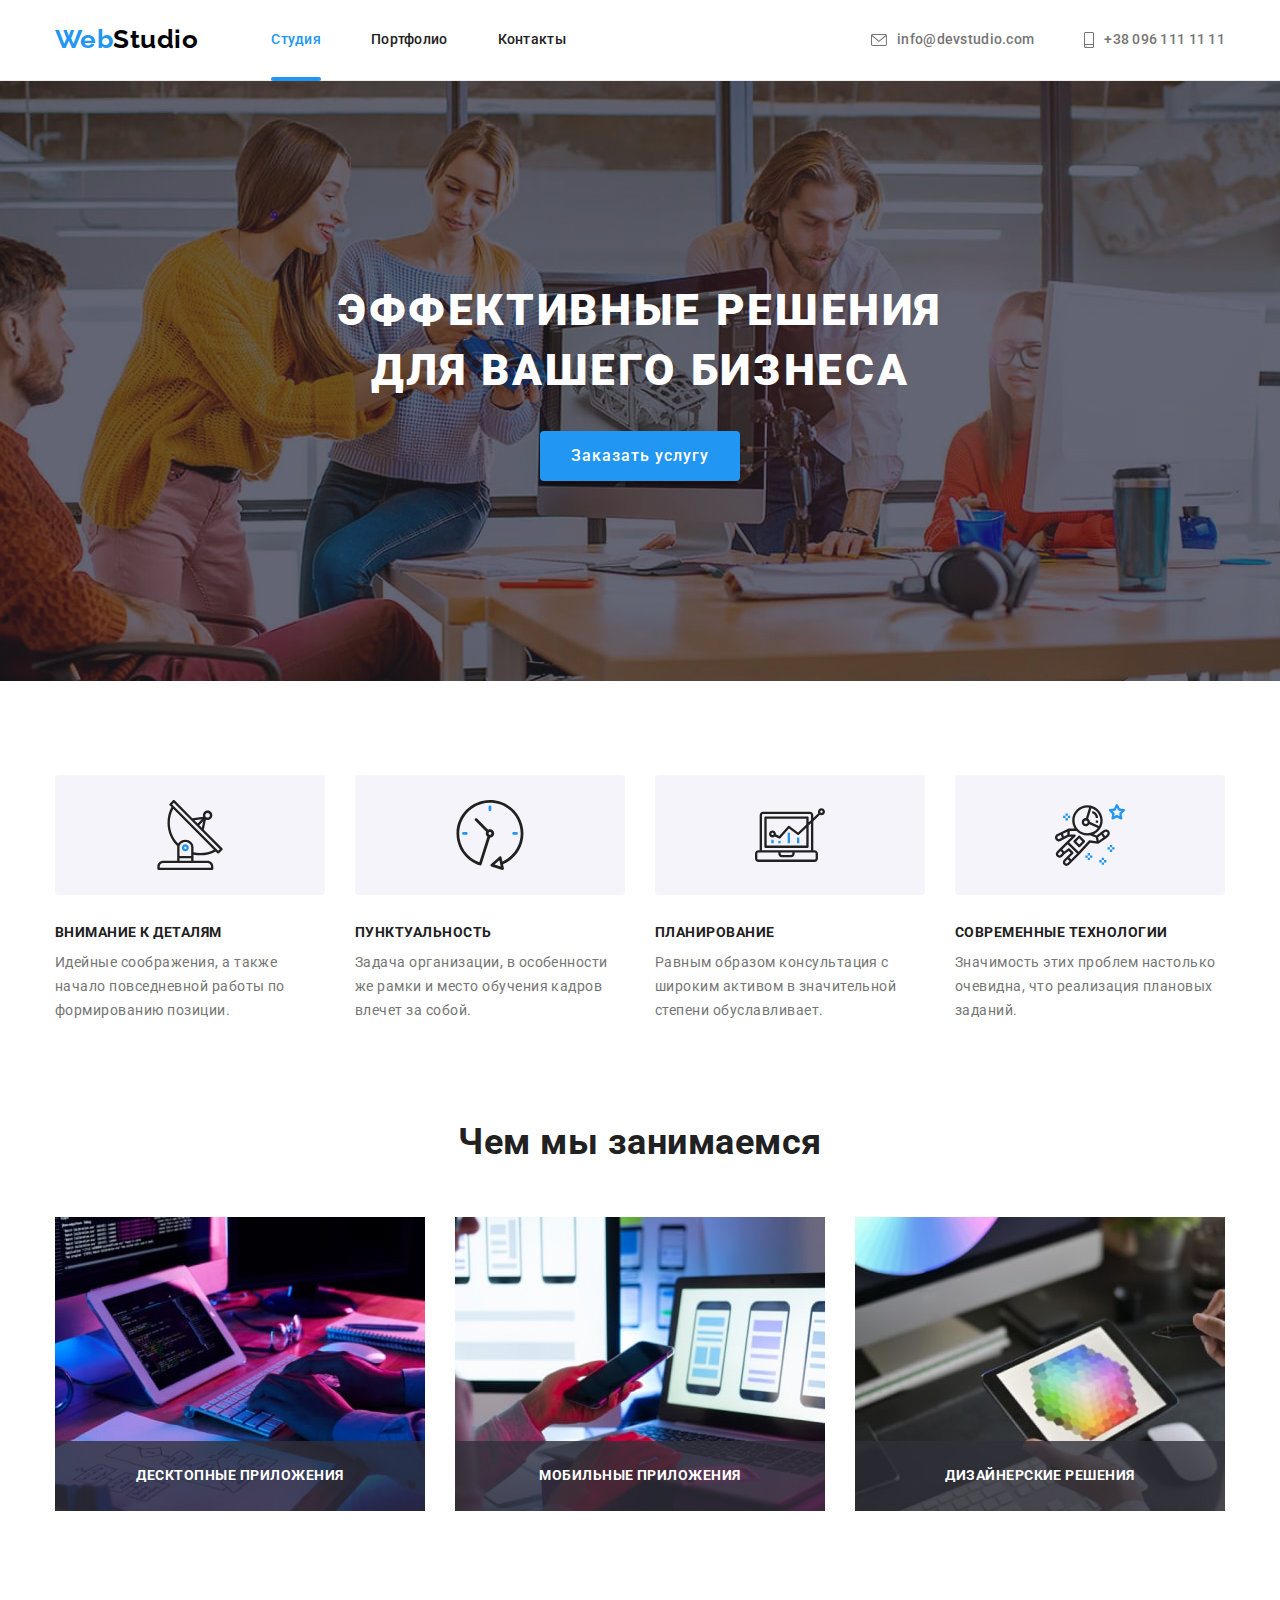
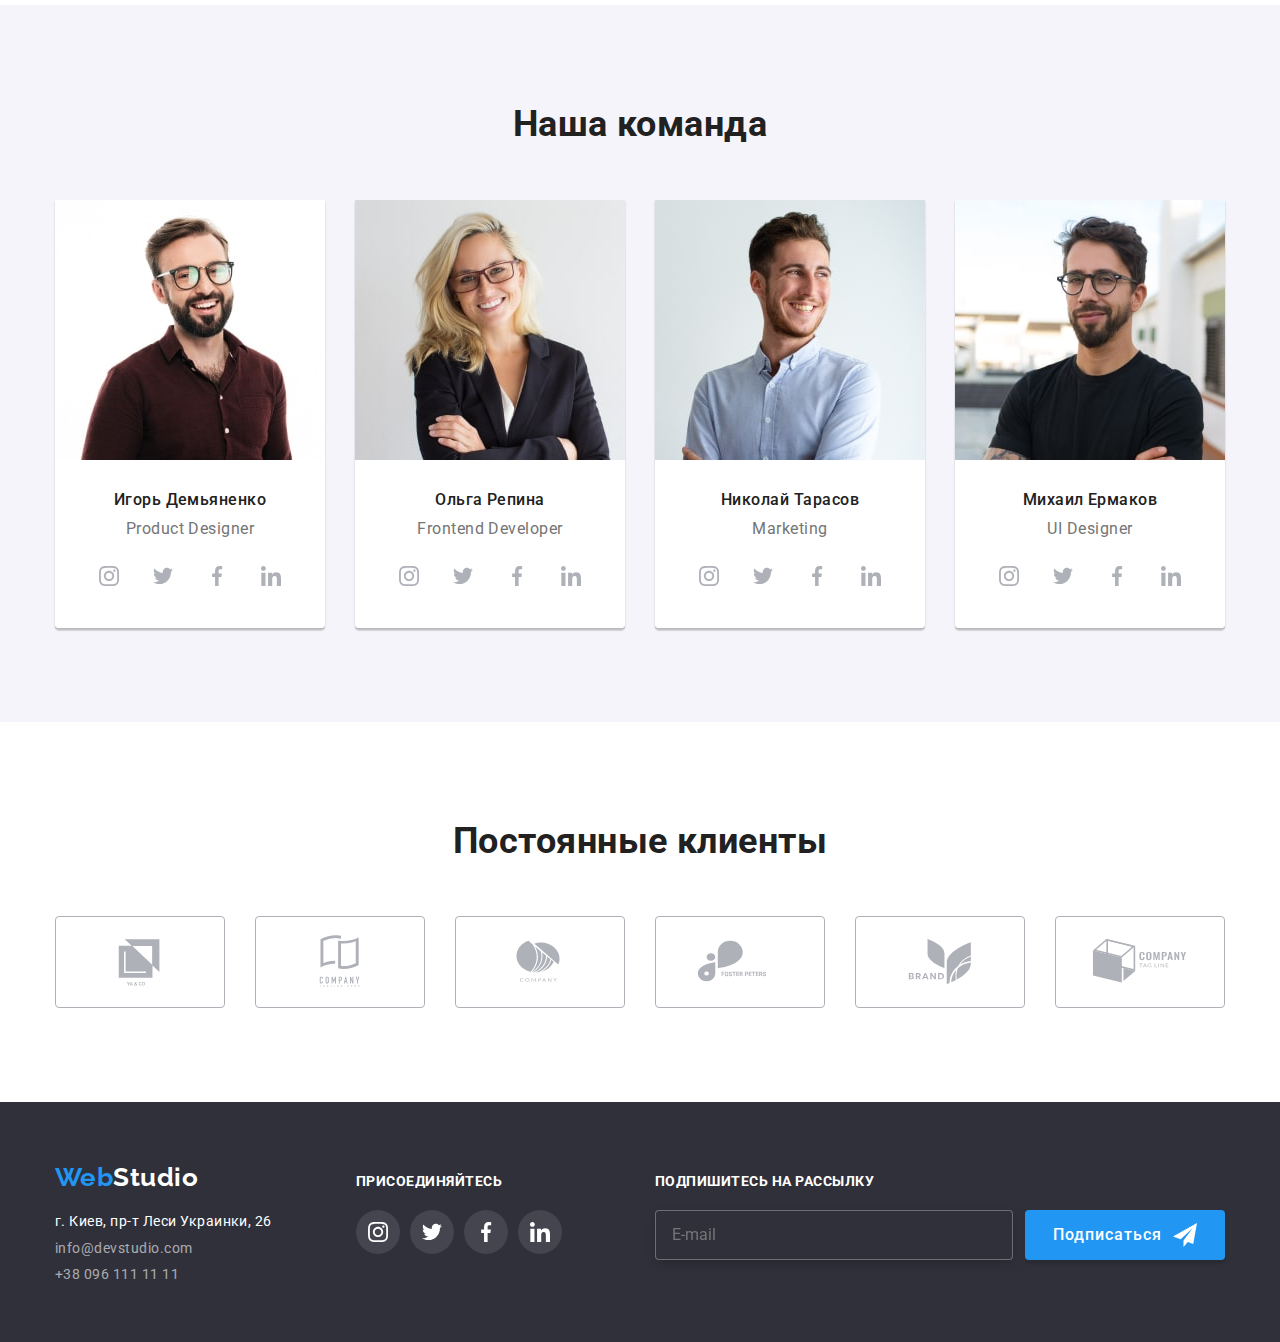
<file: index.html>
<!DOCTYPE html>
<html lang="ru">
  <head>
    <meta charset="UTF-8" />
    <meta http-equiv="X-UA-Compatible" content="IE=edge" />
    <meta name="viewport" content="width=device-width, initial-scale=1.0" />
    <title>WebStudio</title>
    <link rel="preconnect" href="https://fonts.googleapis.com" />
    <link rel="preconnect" href="https://fonts.gstatic.com" crossorigin />
    <link
      href="https://fonts.googleapis.com/css2?family=Raleway:wght@700&family=Roboto:wght@400;500;700;900&display=swap"
      rel="stylesheet"
    />
    <link
      rel="stylesheet"
      href="https://cdnjs.cloudflare.com/ajax/libs/modern-normalize/1.1.0/modern-normalize.min.css"
    />

    <link rel="stylesheet" href="./css/main.min.css" />
  </head>
  <body>
    <header class="header">
      <div class="container">
        <div class="top-line">
          <nav class="navigation">
            <a class="logo" href="index.html">Web<span class="studio-top">Studio</span> </a>
            <ul class="site-nav list">
              <li class="site-nav__item">
                <a class="site-nav__link current" href="./index.html">Студия</a>
              </li>
              <li class="site-nav__item">
                <a class="site-nav__link" href="./portfolio.html">Портфолио</a>
              </li>
              <li class="site-nav__item"><a class="site-nav__link" href="">Контакты</a></li>
            </ul>
          </nav>
          <ul class="header__contacts list">
            <li class="contacts__item">
              <a class="contacts__link mail" href="mailto:info@devstudio.com">
                <svg class="link-icon" width="16" height="12">
                  <use href="img/icons.svg#icon-envelope"></use>
                </svg>
                info@devstudio.com</a
              >
            </li>
            <li class="contacts__item">
              <a class="contacts__link tel" href="tel:+380961111111">
                <svg class="link-icon" width="10" height="16">
                  <use href="img/icons.svg#icon-smartphone"></use>
                </svg>
                +38 096 111 11 11</a
              >
            </li>
          </ul>
          <button type="button" class="mob-menu__open" data-menu-open>
            <svg class="mob-menu__icon" width="40" height="40">
              <use href="img/icons.svg#icon-menu"></use>
            </svg>
          </button>
        </div>
      </div>
      <div class="mob-menu is-hidden" data-menu>
        <div class="mob-menu__container">
          <div class="mob-menu-top">
            <button type="button" class="mob-menu__close" data-menu-close>
              <svg class="mob-menu__icon" width="40" height="40">
                <use href="img/icons.svg#icon-close"></use>
              </svg>
            </button>
            <ul class="mob-nav list">
              <li class="mob-nav__item">
                <a class="mob-nav__link current" href="./index.html">Студия</a>
              </li>
              <li class="mob-nav__item">
                <a class="mob-nav__link" href="./portfolio.html">Портфолио</a>
              </li>
              <li class="mob-nav__item">
                <a class="mob-nav__link" href="">Контакты</a>
              </li>
            </ul>
          </div>
          <div class="mob-menu-bottom">
            <ul class="mob-contacts list">
              <li class="mob-contacts__item">
                <a class="mob-contacts__tel" href="tel:+380961111111"> +38 096 111 11 11</a>
              </li>
              <li class="mob-contacts__item">
                <a class="mob-contacts__mail" href="mailto:info@devstudio.com">
                  info@devstudio.com</a
                >
              </li>
            </ul>
            <ul class="mob-menu__list list">
              <li class="mob-menu__item">
                <a href="" class="mob-menu__link">Instagram</a>
              </li>
              <li class="mob-menu__item">
                <a href="" class="mob-menu__link">Twitter</a>
              </li>
              <li class="mob-menu__item">
                <a href="" class="mob-menu__link">Facebook</a>
              </li>
              <li class="mob-menu__item">
                <a href="" class="mob-menu__link">LinkedIn</a>
              </li>
            </ul>
          </div>
        </div>
      </div>
    </header>
    <main>
      <!--баннер -->
      <section class="hero">
        <div class="container">
          <h1 class="hero-title">
            Эффективные решения <br />
            для вашего бизнеса
          </h1>
          <button class="button secondary" data-modal-open>Заказать услугу</button>
        </div>
      </section>
      <section class="section">
        <div class="container">
          <h2 class="visually-hidden">Особенности</h2>
          <ul class="features__list list">
            <li class="features__item">
              <div class="features__icon">
                <svg width="70" height="70">
                  <use href="img/icons.svg#icon-antenna"></use>
                </svg>
              </div>
              <h3 class="features__subtitle">Внимание к деталям</h3>
              <p class="features__text">
                Идейные соображения, а также начало повседневной работы по формированию позиции.
              </p>
            </li>
            <li class="features__item">
              <div class="features__icon">
                <svg width="70" height="70">
                  <use href="img/icons.svg#icon-clock"></use>
                </svg>
              </div>
              <h3 class="features__subtitle">Пунктуальность</h3>
              <p class="features__text">
                Задача организации, в особенности же рамки и место обучения кадров влечет за собой.
              </p>
            </li>
            <li class="features__item">
              <div class="features__icon">
                <svg width="70" height="70">
                  <use href="img/icons.svg#icon-diagram"></use>
                </svg>
              </div>
              <h3 class="features__subtitle">Планирование</h3>
              <p class="features__text">
                Равным образом консультация с широким активом в значительной степени обуславливает.
              </p>
            </li>
            <li class="features__item">
              <div class="features__icon">
                <svg width="70" height="70">
                  <use href="img/icons.svg#icon-astronaut"></use>
                </svg>
              </div>
              <h3 class="features__subtitle">Современные технологии</h3>
              <p class="features__text">
                Значимость этих проблем настолько очевидна, что реализация плановых заданий.
              </p>
            </li>
          </ul>
        </div>
      </section>
      <section class="activity">
        <div class="container">
          <h2 class="title">Чем мы занимаемся</h2>
          <ul class="activity__list list">
            <li class="activity__item">
              <img
                srcset="./img/active1-desk-x1.jpg 1x, ./img/active1-desk-x2.jpg 2x"
                src="./img/active1-desk-x1.jpg"
                width="370"
                alt="Десктопные приложения"
              />
              <h3 class="activity__label">Десктопные приложения</h3>
            </li>
            <li class="activity__item">
              <img
                srcset="./img/active2-desk-x1.jpg 1x, ./img/active2-desk-x2.jpg 2x"
                src="./img/active2-desk-x1.jpg"
                width="370"
                alt="Мобильные приложения"
              />
              <h3 class="activity__label">Мобильные приложения</h3>
            </li>
            <li class="activity__item">
              <img
                srcset="./img/active3-desk-x1.jpg 1x, ./img/active3-desk-x2.jpg 2x"
                src="./img/active3-desk-x1.jpg"
                width="370"
                alt="Дизайнерские решения"
              />
              <h3 class="activity__label">Дизайнерские решения</h3>
            </li>
          </ul>
        </div>
      </section>
      <section class="section team">
        <div class="container">
          <h2 class="title">Наша команда</h2>
          <ul class="team__list list">
            <li class="team__item">
              <picture>
                <source
                  srcset="./img/demyanenko-desk-x1.jpg 1x, ./img/demyanenko-desk-x2.jpg 2x"
                  media="(min-width: 1200px)"
                />
                <source
                  srcset="./img/demyanenko-tab-x1.jpg 1x, ./img/demyanenko-tab-x2.jpg 2x"
                  media="(min-width: 780px)"
                />
                <source
                  srcset="./img/demyanenko-mob-x1.jpg 1x, ./img/demyanenko-mob-x2.jpg 2x"
                  media="(min-width: 320px)"
                />
                <img src="./img/demyanenko-desk-x1.jpg" alt="Игорь Демьяненко" />
              </picture>

              <div class="team__card">
                <h3 class="team__name">Игорь Демьяненко</h3>
                <p class="team__prof" lang="en">Product Designer</p>
                <ul class="team-social-list list">
                  <li class="team-social-item">
                    <a href="" class="team-social-link">
                      <svg class="team-social-icon" width="20" height="20">
                        <use href="img/icons.svg#icon-instagram"></use>
                      </svg>
                    </a>
                  </li>
                  <li class="team-social-item">
                    <a href="" class="team-social-link">
                      <svg class="team-social-icon" width="20" height="20">
                        <use href="img/icons.svg#icon-twitter"></use>
                      </svg>
                    </a>
                  </li>
                  <li class="team-social-item">
                    <a href="" class="team-social-link">
                      <svg class="team-social-icon" width="20" height="20">
                        <use href="img/icons.svg#icon-facebook"></use>
                      </svg>
                    </a>
                  </li>
                  <li class="team-social-item">
                    <a href="" class="team-social-link">
                      <svg class="team-social-icon" width="20" height="20">
                        <use href="img/icons.svg#icon-linkedin"></use>
                      </svg>
                    </a>
                  </li>
                </ul>
              </div>
            </li>
            <li class="team__item">
              <picture>
                <source
                  srcset="./img/repina-desk-x1.jpg 1x, ./img/repina-desk-x2.jpg 2x"
                  media="(min-width: 1200px)"
                />
                <source
                  srcset="./img/repina-tab-x1.jpg 1x, ./img/repina-tab-x2.jpg 2x"
                  media="(min-width: 780px)"
                />
                <source
                  srcset="./img/repina-mob-x1.jpg 1x, ./img/repina-mob-x2.jpg 2x"
                  media="(min-width: 320px)"
                />
                <img src="./img/repina-desk-x1.jpg" alt="Ольга Репина" />
              </picture>

              <div class="team__card">
                <h3 class="team__name">Ольга Репина</h3>
                <p class="team__prof" lang="en">Frontend Developer</p>
                <ul class="team-social-list list">
                  <li class="team-social-item">
                    <a class="team-social-link" href="">
                      <svg class="team-social-icon" width="20" height="20">
                        <use href="img/icons.svg#icon-instagram"></use>
                      </svg>
                    </a>
                  </li>
                  <li class="team-social-item">
                    <a class="team-social-link" href="">
                      <svg class="team-social-icon" width="20" height="20">
                        <use href="img/icons.svg#icon-twitter"></use>
                      </svg>
                    </a>
                  </li>
                  <li class="team-social-item">
                    <a class="team-social-link" href="">
                      <svg class="team-social-icon" width="20" height="20">
                        <use href="img/icons.svg#icon-facebook"></use>
                      </svg>
                    </a>
                  </li>
                  <li class="team-social-item">
                    <a class="team-social-link" href="">
                      <svg class="team-social-icon" width="20" height="20">
                        <use href="img/icons.svg#icon-linkedin"></use>
                      </svg>
                    </a>
                  </li>
                </ul>
              </div>
            </li>
            <li class="team__item">
              <picture>
                <source
                  srcset="./img/tarasov-desk-x1.jpg 1x, ./img/tarasov-desk-x2.jpg 2x"
                  media="(min-width: 1200px)"
                />
                <source
                  srcset="./img/tarasov-tab-x1.jpg 1x, ./img/tarasov-tab-x2.jpg 2x"
                  media="(min-width: 780px)"
                />
                <source
                  srcset="./img/tarasov-mob-x1.jpg 1x, ./img/tarasov-mob-x2.jpg 2x"
                  media="(min-width: 320px)"
                />
                <img src="./img/tarasov-desk-x1.jpg" alt="Николай Тарасов" />
              </picture>

              <div class="team__card">
                <h3 class="team__name">Николай Тарасов</h3>
                <p class="team__prof" lang="en">Marketing</p>
                <ul class="team-social-list list">
                  <li class="team-social-item">
                    <a href="" class="team-social-link">
                      <svg class="team-social-icon" width="20" height="20">
                        <use href="img/icons.svg#icon-instagram"></use>
                      </svg>
                    </a>
                  </li>
                  <li class="team-social-item">
                    <a href="" class="team-social-link">
                      <svg class="team-social-icon" width="20" height="20">
                        <use href="img/icons.svg#icon-twitter"></use>
                      </svg>
                    </a>
                  </li>
                  <li class="team-social-item">
                    <a href="" class="team-social-link">
                      <svg class="team-social-icon" width="20" height="20">
                        <use href="img/icons.svg#icon-facebook"></use>
                      </svg>
                    </a>
                  </li>
                  <li class="team-social-item">
                    <a href="" class="team-social-link">
                      <svg class="team-social-icon" width="20" height="20">
                        <use href="img/icons.svg#icon-linkedin"></use>
                      </svg>
                    </a>
                  </li>
                </ul>
              </div>
            </li>
            <li class="team__item">
              <picture>
                <source
                  srcset="./img/ermakov-desk-x1.jpg 1x, ./img/ermakov-desk-x2.jpg 2x"
                  media="(min-width: 1200px)"
                />
                <source
                  srcset="./img/ermakov-tab-x1.jpg 1x, ./img/ermakov-tab-x2.jpg 2x"
                  media="(min-width: 780px)"
                />
                <source
                  srcset="./img/ermakov-mob-x1.jpg 1x, ./img/ermakov-mob-x2.jpg 2x"
                  media="(min-width: 320px)"
                />
                <img src="./img/ermakov-desk-x1.jpg" alt="Михаил Ермаков" />
              </picture>

              <div class="team__card">
                <h3 class="team__name">Михаил Ермаков</h3>
                <p class="team__prof" lang="en">UI Designer</p>
                <ul class="team-social-list list">
                  <li class="team-social-item">
                    <a href="" class="team-social-link">
                      <svg class="team-social-icon" width="20" height="20">
                        <use href="img/icons.svg#icon-instagram"></use>
                      </svg>
                    </a>
                  </li>
                  <li class="team-social-item">
                    <a href="" class="team-social-link">
                      <svg class="team-social-icon" width="20" height="20">
                        <use href="img/icons.svg#icon-twitter"></use>
                      </svg>
                    </a>
                  </li>
                  <li class="team-social-item">
                    <a href="" class="team-social-link">
                      <svg class="team-social-icon" width="20" height="20">
                        <use href="img/icons.svg#icon-facebook"></use>
                      </svg>
                    </a>
                  </li>
                  <li class="team-social-item">
                    <a href="" class="team-social-link">
                      <svg class="team-social-icon" width="20" height="20">
                        <use href="img/icons.svg#icon-linkedin"></use>
                      </svg>
                    </a>
                  </li>
                </ul>
              </div>
            </li>
          </ul>
        </div>
      </section>
      <section class="section">
        <div class="container">
          <h2 class="title">Постоянные клиенты</h2>
          <ul class="clients__list list">
            <li class="clients__item">
              <a class="clients__link" href="">
                <svg class="client__icon" width="106" height="60">
                  <use href="./img/icons.svg#icon-Logo"></use>
                </svg>
              </a>
            </li>
            <li class="clients__item">
              <a class="clients__link" href="">
                <svg class="client__icon" width="106" height="60">
                  <use href="./img/icons.svg#icon-Logo-1"></use>
                </svg>
              </a>
            </li>
            <li class="clients__item">
              <a class="clients__link" href="">
                <svg class="client__icon" width="106" height="60">
                  <use href="./img/icons.svg#icon-Logo-2"></use>
                </svg>
              </a>
            </li>
            <li class="clients__item">
              <a class="clients__link" href="">
                <svg class="client__icon" width="106" height="60">
                  <use href="./img/icons.svg#icon-Logo-3"></use>
                </svg>
              </a>
            </li>
            <li class="clients__item">
              <a class="clients__link" href="">
                <svg class="client__icon" width="106" height="60">
                  <use href="./img/icons.svg#icon-Logo-4"></use>
                </svg>
              </a>
            </li>
            <li class="clients__item">
              <a class="clients__link" href="">
                <svg class="client__icon" width="106" height="60">
                  <use href="./img/icons.svg#icon-Logo-5"></use>
                </svg>
              </a>
            </li>
          </ul>
        </div>
      </section>
    </main>
    <footer class="footer">
      <div class="container footer__sections">
        <div class="desk-footer">
          <div class="adress__section">
            <a class="logo" href="./index.html">Web<span class="studio__foot">Studio</span> </a>
            <address class="footer__adress">
              <ul class="list">
                <li class="foot__item">
                  <a
                    class="address-post"
                    href="https://goo.gl/maps/kCzMNYGtmZhiKmuU6"
                    target="_blank"
                    rel="noopener noreferrer nofollow"
                    >г. Киев, пр-т Леси Украинки, 26</a
                  >
                </li>
                <li class="foot__item">
                  <a class="foot__address" href="mailto:info@devstudio.com">info@devstudio.com</a>
                </li>
                <li class="foot-item">
                  <a class="foot__address" href="tel:+380961111111">+38 096 111 11 11</a>
                </li>
              </ul>
            </address>
          </div>
          <div class="links-section">
            <p class="footer-links-text">Присоединяйтесь</p>
            <ul class="footer-links-list list">
              <li class="footer-links-item">
                <a class="footer-link" href="">
                  <svg class="footer-links-icon" width="20" height="20">
                    <use href="img/icons.svg#icon-instagram"></use>
                  </svg>
                </a>
              </li>
              <li class="footer-links-item">
                <a class="footer-link" href="">
                  <svg class="footer-links-icon" width="20" height="20">
                    <use href="img/icons.svg#icon-twitter"></use>
                  </svg>
                </a>
              </li>
              <li class="footer-links-item">
                <a class="footer-link" href="">
                  <svg class="footer-links-icon" width="20" height="20">
                    <use href="img/icons.svg#icon-facebook"></use>
                  </svg>
                </a>
              </li>
              <li class="footer-links-item">
                <a class="footer-link" href="">
                  <svg class="footer-links-icon" width="20" height="20">
                    <use href="img/icons.svg#icon-linkedin"></use>
                  </svg>
                </a>
              </li>
            </ul>
          </div>
        </div>
        <div class="mail__section">
          <p class="mail__text">Подпишитесь на рассылку</p>
          <form class="input-form" name="input-form" autocomplete="on">
            <label class="input-text">
              <input type="email" name="email" placeholder="E-mail" class="mail-window" />
            </label>
            <button type="submit" class="button secondary">
              Подписаться
              <svg class="footer-btn-icon" width="24" height="24">
                <use href="./img/icons.svg#icon-send"></use>
              </svg>
            </button>
          </form>
        </div>
      </div>
    </footer>
    <div class="backdrop is-hidden" data-modal>
      <div class="modal__window">
          <button type="button" class="close" data-modal-close>
            <svg width="18" height="18">
              <use href="img/icons.svg#icon-close"></use>
            </svg>
          </button>
        <form class="modal__form">
          <p class="modal__title">Оставьте свои данные, мы вам перезвоним</p>

          <div class="modal__field">
            <label for="modal-name" class="modal__label">Имя</label>
            <span class="modal-input-wrap">
              <input class="modal__input" type="text" name="name" id="modal-name" />
              <svg class="input-icon" width="18" height="18">
                <use href="./img/icons.svg#icon-person"></use>
              </svg>
            </span>
          </div>
          <div class="modal__field">
            <label for="modal-tel" class="modal__label">Телефон</label>
            <span class="modal-input-wrap">
              <input class="modal__input" type="tel" name="tel" id="modal-tel" />
              <svg class="input-icon" width="18" height="18">
                <use href="./img/icons.svg#icon-phone"></use>
              </svg>
            </span>
          </div>
          <div class="modal__field">
            <label for="modal-email" class="modal__label">Почта</label>
            <span class="modal-input-wrap">
              <input class="modal__input" type="email" name="email" id="modal-email" />
              <svg class="input-icon" width="18" height="18">
                <use href="./img/icons.svg#icon-email"></use>
              </svg>
            </span>
          </div>
          <div class="coment__field">
            <label for="modal-coment" class="modal__label">Комментарий </label>
            <textarea
              class="modal__coment"
              name="coment"
              rows="5"
              placeholder="Введите текст"
              id="modal-coment"
            ></textarea>
          </div>

          <div class="modal__checkbox">
            <label for="modal-check" class="check">
              <input
                type="checkbox"
                name="modal-check"
                id="modal-check"
                class="check__input visually-hidden"
              />
              <span class="check__box">
                <svg class="checkbox__icon" width="16" height="16">
                  <use href="./img/icons.svg#icon-check"></use>
                </svg>
              </span>
              <div class="chek__text">
              Соглашаюсь с рассылкой и принимаю
              <a class="check__link" href=""> Условия договора</a></label
            ></div>
          </div>
          <button type="submit" class="modal__button button secondary">Отправить</button>
        </form>
      </div>
    </div>
    <script src="./js/modal.js"></script>
    <script src="./js/mobile-menu.js"></script>
  </body>
</html>
</file>
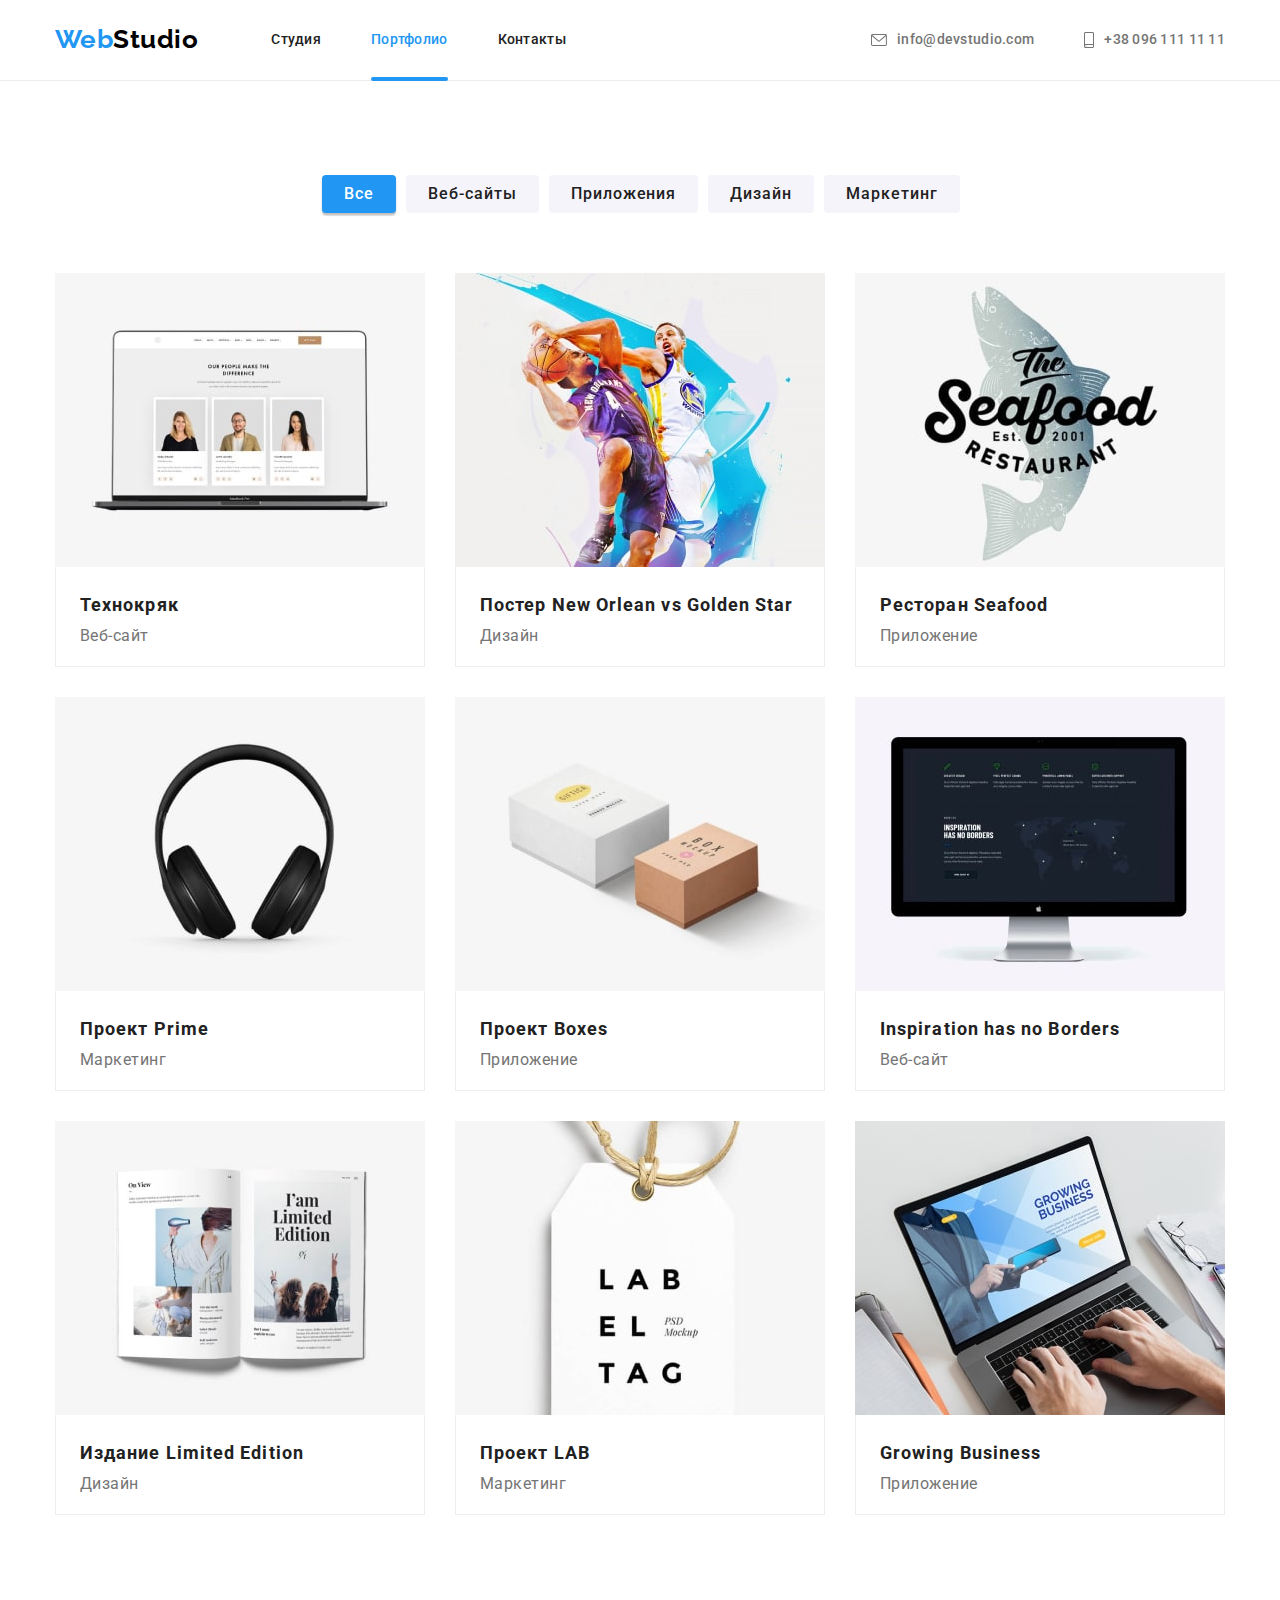
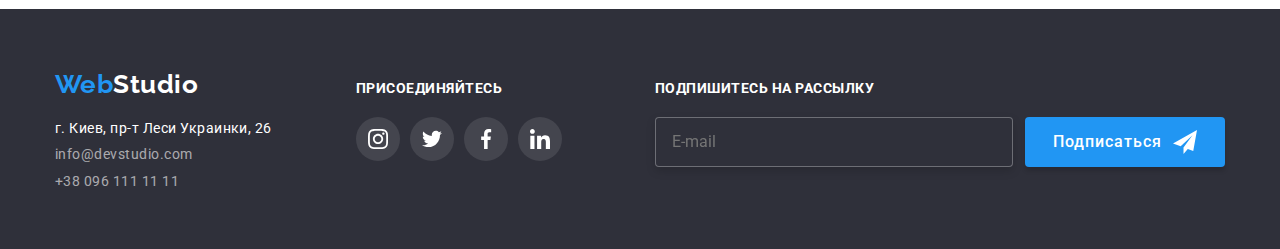
<file: portfolio.html>
<!DOCTYPE html>
<html lang="ru">
  <head>
    <meta charset="UTF-8" />
    <meta http-equiv="X-UA-Compatible" content="IE=edge" />
    <meta name="viewport" content="width=device-width, initial-scale=1.0" />
    <title>Portfolio</title>
    <link rel="preconnect" href="https://fonts.googleapis.com" />
    <link rel="preconnect" href="https://fonts.gstatic.com" crossorigin />
    <link
      href="https://fonts.googleapis.com/css2?family=Raleway:wght@700&family=Roboto:wght@400;500;700;900&display=swap"
      rel="stylesheet"
    />
    <link
      rel="stylesheet"
      href="https://cdnjs.cloudflare.com/ajax/libs/modern-normalize/1.1.0/modern-normalize.min.css"
    />
    <link rel="stylesheet" href="./css/main.min.css" />
  </head>
  <body>
    <header class="header">
      <div class="container">
        <div class="top-line">
          <nav class="navigation">
            <a class="logo" href="index.html">Web<span class="studio-top">Studio</span> </a>
            <ul class="site-nav list">
              <li class="site-nav__item">
                <a class="site-nav__link" href="./index.html">Студия</a>
              </li>
              <li class="site-nav__item">
                <a class="site-nav__link current" href="./portfolio.html">Портфолио</a>
              </li>
              <li class="site-nav__item"><a class="site-nav__link" href="">Контакты</a></li>
            </ul>
          </nav>
          <ul class="header__contacts list">
            <li class="contacts__item">
              <a class="contacts__link mail" href="mailto:info@devstudio.com">
                <svg class="link-icon" width="16" height="12">
                  <use href="img/icons.svg#icon-envelope"></use>
                </svg>
                info@devstudio.com</a
              >
            </li>
            <li class="contacts__item">
              <a class="contacts__link tel" href="tel:+380961111111">
                <svg class="link-icon" width="10" height="16">
                  <use href="img/icons.svg#icon-smartphone"></use>
                </svg>
                +38 096 111 11 11</a
              >
            </li>
          </ul>
          <button type="button" class="mob-menu__open" data-menu-open>
            <svg class="mob-menu__icon" width="40" height="40">
              <use href="img/icons.svg#icon-menu"></use>
            </svg>
          </button>
        </div>
      </div>
      <div class="mob-menu is-hidden" data-menu>
        <div class="mob-menu__container">
          <div class="mob-menu-top">
            <button type="button" class="mob-menu__close" data-menu-close>
              <svg class="mob-menu__icon" width="40" height="40">
                <use href="img/icons.svg#icon-close"></use>
              </svg>
            </button>
            <ul class="mob-nav list">
              <li class="mob-nav__item">
                <a class="mob-nav__link" href="./index.html">Студия</a>
              </li>
              <li class="mob-nav__item">
                <a class="mob-nav__link current" href="./portfolio.html">Портфолио</a>
              </li>
              <li class="mob-nav__item">
                <a class="mob-nav__link" href="">Контакты</a>
              </li>
            </ul>
          </div>
          <div class="mob-menu-bottom">
            <ul class="mob-contacts list">
              <li class="mob-contacts__item">
                <a class="mob-contacts__tel" href="tel:+380961111111"> +38 096 111 11 11</a>
              </li>
              <li class="mob-contacts__item">
                <a class="mob-contacts__mail" href="mailto:info@devstudio.com">
                  info@devstudio.com</a
                >
              </li>
            </ul>
            <ul class="mob-menu__list list">
              <li class="mob-menu__item">
                <a href="" class="mob-menu__link">Instagram</a>
              </li>
              <li class="mob-menu__item">
                <a href="" class="mob-menu__link">Twitter</a>
              </li>
              <li class="mob-menu__item">
                <a href="" class="mob-menu__link">Facebook</a>
              </li>
              <li class="mob-menu__item">
                <a href="" class="mob-menu__link">LinkedIn</a>
              </li>
            </ul>
          </div>
        </div>
      </div>
    </header>
    <main>
      <section class="portfolio section">
        <div class="container">
          <h1 class="visually-hidden">Портфолио</h1>
          <ul class="filters list">
            <li class="filter"><button type="button" class="button secondary">Все</button></li>
            <li class="filter"><button type="button" class="button primary">Веб-сайты</button></li>
            <li class="filter"><button type="button" class="button primary">Приложения</button></li>
            <li class="filter"><button type="button" class="button primary">Дизайн</button></li>
            <li class="filter"><button type="button" class="button primary">Маркетинг</button></li>
          </ul>
          <ul class="cards list">
            <li class="card">
              <a class="card__link" href="">
                <div class="overlay">
                  <picture>
                    <source
                      srcset="./img/portf1-desk-x1.jpg 1x, ./img/portf1-desk-x2.jpg 2x"
                      media="(min-width: 1200px)"
                    />
                    <source
                      srcset="./img/portf1-tab-x1.jpg 1x, ./img/portf1-tab-x2.jpg 2x"
                      media="(min-width: 780px)"
                    />
                    <source
                      srcset="./img/portf1-mob-x1.jpg 1x, ./img/portf1-mob-x2.jpg 2x"
                      media="(min-width: 320px)"
                    />
                    <img src="./img/portf1-desk-x1.jpg" alt="Веб-сайт Технокряк" />
                  </picture>

                  <p class="overlay__text">
                    Технокряк это современная площадка распространения коронавируса. Компании
                    используют эту платформу для цифрового шпионажа и атак на защищённые сервера
                    конкурентов.
                  </p>
                </div>
                <div class="card__container">
                  <h2 class="portfolio__title">Технокряк</h2>
                  <p class="portfolio__text">Веб-сайт</p>
                </div>
              </a>
            </li>
            <li class="card">
              <a class="card__link" href="">
                <div class="overlay">
                  <picture>
                    <source
                      srcset="./img/portf2-desk-x1.jpg 1x, ./img/portf2-desk-x2.jpg 2x"
                      media="(min-width: 1200px)"
                    />
                    <source
                      srcset="./img/portf2-tab-x1.jpg 1x, ./img/portf2-tab-x2.jpg 2x"
                      media="(min-width: 780px)"
                    />
                    <source
                      srcset="./img/portf2-mob-x1.jpg 1x, ./img/portf2-mob-x2.jpg 2x"
                      media="(min-width: 320px)"
                    />
                    <img src="./img/portf2-desk-x1.jpg" alt="Дизайн постера Нью Орлеан" />
                  </picture>

                  <p class="overlay__text">
                    Технокряк это современная площадка распространения коронавируса. Компании
                    используют эту платформу для цифрового шпионажа и атак на защищённые сервера
                    конкурентов.
                  </p>
                </div>
                <div class="card__container">
                  <h2 class="portfolio__title">
                    Постер <span lang="en">New Orlean vs Golden Star</span>
                  </h2>
                  <p class="portfolio__text">Дизайн</p>
                </div>
              </a>
            </li>
            <li class="card">
              <a class="card__link" href="">
                <div class="overlay">
                  <picture>
                    <source
                      srcset="./img/portf3-desk-x1.jpg 1x, ./img/portf3-desk-x2.jpg 2x"
                      media="(min-width: 1200px)"
                    />
                    <source
                      srcset="./img/portf3-tab-x1.jpg 1x, ./img/portf3-tab-x2.jpg 2x"
                      media="(min-width: 780px)"
                    />
                    <source
                      srcset="./img/portf3-mob-x1.jpg 1x, ./img/portf3-mob-x2.jpg 2x"
                      media="(min-width: 320px)"
                    />
                    <img src="./img/portf3-desk-x1.jpg" alt="Приложение для ресторана" />
                  </picture>

                  <p class="overlay__text">
                    Технокряк это современная площадка распространения коронавируса. Компании
                    используют эту платформу для цифрового шпионажа и атак на защищённые сервера
                    конкурентов.
                  </p>
                </div>
                <div class="card__container">
                  <h2 class="portfolio__title">Ресторан <span lang="en">Seafood</span></h2>
                  <p class="portfolio__text">Приложение</p>
                </div>
              </a>
            </li>
            <li class="card">
              <a class="card__link" href="">
                <div class="overlay">
                  <picture>
                    <source
                      srcset="./img/portf4-desk-x1.jpg 1x, ./img/portf4-desk-x2.jpg 2x"
                      media="(min-width: 1200px)"
                    />
                    <source
                      srcset="./img/portf4-tab-x1.jpg 1x, ./img/portf4-tab-x2.jpg 2x"
                      media="(min-width: 780px)"
                    />
                    <source
                      srcset="./img/portf4-mob-x1.jpg 1x, ./img/portf4-mob-x2.jpg 2x"
                      media="(min-width: 320px)"
                    />
                    <img src="./img/portf4-desk-x1.jpg" alt="Маркетинг проекра Прайм" />
                  </picture>

                  <p class="overlay__text">
                    Технокряк это современная площадка распространения коронавируса. Компании
                    используют эту платформу для цифрового шпионажа и атак на защищённые сервера
                    конкурентов.
                  </p>
                </div>
                <div class="card__container">
                  <h2 class="portfolio__title">Проект <span lang="en">Prime</span></h2>
                  <p class="portfolio__text">Маркетинг</p>
                </div>
              </a>
            </li>
            <li class="card">
              <a class="card__link" href="">
                <div class="overlay">
                  <picture>
                    <source
                      srcset="./img/portf5-desk-x1.jpg 1x, ./img/portf5-desk-x2.jpg 2x"
                      media="(min-width: 1200px)"
                    />
                    <source
                      srcset="./img/portf5-tab-x1.jpg 1x, ./img/portf5-tab-x2.jpg 2x"
                      media="(min-width: 780px)"
                    />
                    <source
                      srcset="./img/portf5-mob-x1.jpg 1x, ./img/portf5-mob-x2.jpg 2x"
                      media="(min-width: 320px)"
                    />
                    <img src="./img/portf5-desk-x1.jpg" alt="Приложение проекта" />
                  </picture>

                  <p class="overlay__text">
                    Технокряк это современная площадка распространения коронавируса. Компании
                    используют эту платформу для цифрового шпионажа и атак на защищённые сервера
                    конкурентов.
                  </p>
                </div>
                <div class="card__container">
                  <h2 class="portfolio__title">Проект <span lang="en">Boxes</span></h2>
                  <p class="portfolio__text">Приложение</p>
                </div>
              </a>
            </li>
            <li class="card">
              <a class="card__link" href="">
                <div class="overlay">
                  <picture>
                    <source
                      srcset="./img/portf6-desk-x1.jpg 1x, ./img/portf6-desk-x2.jpg 2x"
                      media="(min-width: 1200px)"
                    />
                    <source
                      srcset="./img/portf6-tab-x1.jpg 1x, ./img/portf6-tab-x2.jpg 2x"
                      media="(min-width: 780px)"
                    />
                    <source
                      srcset="./img/portf6-mob-x1.jpg 1x, ./img/portf6-mob-x2.jpg 2x"
                      media="(min-width: 320px)"
                    />
                    <img src="./img/portf6-desk-x1.jpg" alt="Веб-сайт Inspiration has no Borders" />
                  </picture>

                  <p class="overlay__text">
                    Технокряк это современная площадка распространения коронавируса. Компании
                    используют эту платформу для цифрового шпионажа и атак на защищённые сервера
                    конкурентов.
                  </p>
                </div>
                <div class="card__container">
                  <h2 class="portfolio__title" lang="en">Inspiration has no Borders</h2>
                  <p class="portfolio__text">Веб-сайт</p>
                </div>
              </a>
            </li>
            <li class="card">
              <a class="card__link" href="">
                <div class="overlay">
                  <picture>
                    <source
                      srcset="./img/portf7-desk-x1.jpg 1x, ./img/portf7-desk-x2.jpg 2x"
                      media="(min-width: 1200px)"
                    />
                    <source
                      srcset="./img/portf7-tab-x1.jpg 1x, ./img/portf7-tab-x2.jpg 2x"
                      media="(min-width: 780px)"
                    />
                    <source
                      srcset="./img/portf7-mob-x1.jpg 1x, ./img/portf7-mob-x2.jpg 2x"
                      media="(min-width: 320px)"
                    />
                    <img src="./img/portf7-desk-x1.jpg" alt="Дизайн издания Limited Edition" />
                  </picture>

                  <p class="overlay__text">
                    Технокряк это современная площадка распространения коронавируса. Компании
                    используют эту платформу для цифрового шпионажа и атак на защищённые сервера
                    конкурентов.
                  </p>
                </div>
                <div class="card__container">
                  <h2 class="portfolio__title">Издание <span lang="en">Limited Edition</span></h2>
                  <p class="portfolio__text">Дизайн</p>
                </div>
              </a>
            </li>
            <li class="card">
              <a class="card__link" href="">
                <div class="overlay">
                  <picture>
                    <source
                      srcset="./img/portf8-desk-x1.jpg 1x, ./img/portf8-desk-x2.jpg 2x"
                      media="(min-width: 1200px)"
                    />
                    <source
                      srcset="./img/portf8-tab-x1.jpg 1x, ./img/portf8-tab-x2.jpg 2x"
                      media="(min-width: 780px)"
                    />
                    <source
                      srcset="./img/portf8-mob-x1.jpg 1x, ./img/portf8-mob-x2.jpg 2x"
                      media="(min-width: 320px)"
                    />
                    <img src="./img/portf8-desk-x1.jpg" alt="Маркетинг Проект LAB" />
                  </picture>

                  <p class="overlay__text">
                    Технокряк это современная площадка распространения коронавируса. Компании
                    используют эту платформу для цифрового шпионажа и атак на защищённые сервера
                    конкурентов.
                  </p>
                </div>
                <div class="card__container">
                  <h2 class="portfolio__title">Проект <span lang="en">LAB</span></h2>
                  <p class="portfolio__text">Маркетинг</p>
                </div>
              </a>
            </li>
            <li class="card">
              <a class="card__link" href="">
                <div class="overlay">
                  <picture>
                    <source
                      srcset="./img/portf9-desk-x1.jpg 1x, ./img/portf9-desk-x2.jpg 2x"
                      media="(min-width: 1200px)"
                    />
                    <source
                      srcset="./img/portf9-tab-x1.jpg 1x, ./img/portf9-tab-x2.jpg 2x"
                      media="(min-width: 780px)"
                    />
                    <source
                      srcset="./img/portf9-mob-x1.jpg 1x, ./img/portf9-mob-x2.jpg 2x"
                      media="(min-width: 320px)"
                    />
                    <img src="./img/portf9-desk-x1.jpg" alt="Приложение Growing Business" />
                  </picture>

                  <p class="overlay__text">
                    Технокряк это современная площадка распространения коронавируса. Компании
                    используют эту платформу для цифрового шпионажа и атак на защищённые сервера
                    конкурентов.
                  </p>
                </div>
                <div class="card__container">
                  <h2 class="portfolio__title" lang="en">Growing Business</h2>
                  <p class="portfolio__text">Приложение</p>
                </div>
              </a>
            </li>
          </ul>
        </div>
      </section>
    </main>
    <footer class="footer">
      <div class="container footer__sections">
        <div class="desk-footer">
          <div class="adress__section">
            <a class="logo" href="./index.html">Web<span class="studio__foot">Studio</span> </a>
            <address class="footer__adress">
              <ul class="list">
                <li class="foot__item">
                  <a
                    class="address-post"
                    href="https://goo.gl/maps/kCzMNYGtmZhiKmuU6"
                    target="_blank"
                    rel="noopener noreferrer nofollow"
                    >г. Киев, пр-т Леси Украинки, 26</a
                  >
                </li>
                <li class="foot__item">
                  <a class="foot__address" href="mailto:info@devstudio.com">info@devstudio.com</a>
                </li>
                <li class="foot__item">
                  <a class="foot__address" href="tel:+380961111111">+38 096 111 11 11</a>
                </li>
              </ul>
            </address>
          </div>

          <div class="links-section">
            <strong class="footer-links-text">Присоединяйтесь</strong>
            <ul class="footer-links-list list">
              <li class="footer-links-item">
                <a class="footer-link" href="">
                  <svg class="footer-links-icon" width="20" height="20">
                    <use href="img/icons.svg#icon-instagram"></use>
                  </svg>
                </a>
              </li>
              <li class="footer-links-item">
                <a class="footer-link" href="">
                  <svg class="footer-links-icon" width="20" height="20">
                    <use href="img/icons.svg#icon-twitter"></use>
                  </svg>
                </a>
              </li>
              <li class="footer-links-item">
                <a class="footer-link" href="">
                  <svg class="footer-links-icon" width="20" height="20">
                    <use href="img/icons.svg#icon-facebook"></use>
                  </svg>
                </a>
              </li>
              <li class="footer-links-item">
                <a class="footer-link" href="">
                  <svg class="footer-links-icon" width="20" height="20">
                    <use href="img/icons.svg#icon-linkedin"></use>
                  </svg>
                </a>
              </li>
            </ul>
          </div>
        </div>
        <div class="mail__section">
          <p class="mail__text">Подпишитесь на рассылку</p>
          <form class="input-form" name="input-form" autocomplete="on">
            <label class="input-text">
              <input type="email" name="email" placeholder="E-mail" class="mail-window" />
            </label>
            <button type="submit" class="button secondary">
              Подписаться
              <svg class="footer-btn-icon" width="24" height="24">
                <use href="./img/icons.svg#icon-send"></use>
              </svg>
            </button>
          </form>
        </div>
      </div>
    </footer>
    <script src="./js/mobile-menu.js"></script>
  </body>
</html>
</file>
<file: css/main.min.css>
h1,h2,h3,h4{color:#212121;margin:0;padding:0}p{padding:0;margin:0}img{display:block;max-width:100%;height:auto;margin:0}.list{list-style:none;padding:0;margin:0}a{text-decoration:none}.visually-hidden{position:absolute;white-space:nowrap;width:1px;height:1px;overflow:hidden;border:0;padding:0;clip:rect(0 0 0 0);clip-path:inset(50%);margin:-1px}body{font-family:'Roboto', sans-serif;letter-spacing:0.03em;background-color:#fff;color:#757575}.container{width:100%;padding-left:15px;padding-right:15px;margin-left:auto;margin-right:auto}@media screen and (min-width: 480px){.container{width:480px}}@media screen and (min-width: 768px){.container{width:768px}}@media screen and (min-width: 1200px){.container{width:1200px}}.section{padding-top:60px;padding-bottom:60px}@media screen and (min-width: 1200px){.section{padding-top:94px;padding-bottom:94px}}.title{font-size:28px;line-height:1.18;margin-bottom:30px;text-align:center}@media screen and (min-width: 1200px){.title{font-size:36px;line-height:1.4;margin-bottom:50px}}.button{cursor:pointer;border-radius:4px;border:none;font-family:Roboto;font-style:normal;font-weight:500;font-size:16px;line-height:1.63;letter-spacing:0.06em}.button.primary{background:#f5f4fa;color:#212121}.button.primary:hover,.button.primary:focus,.button.primary:active{background:#2196f3;color:#fff;box-shadow:0px 3px 1px rgba(0,0,0,0.1),0px 1px 2px rgba(0,0,0,0.08),0px 2px 2px rgba(0,0,0,0.12)}.button.secondary{background:#2196f3;color:#fff;box-shadow:0px 3px 1px rgba(0,0,0,0.1),0px 1px 2px rgba(0,0,0,0.08),0px 2px 2px rgba(0,0,0,0.12)}.backdrop{position:fixed;left:0;top:0;width:100%;height:100%;background-color:rgba(0,0,0,0.2);transition:opacity 250ms cubic-bezier(0.4, 0, 0.2, 1),visibility 250ms cubic-bezier(0.4, 0, 0.2, 1)}.is-hidden{opacity:0;pointer-events:none;visibility:hidden}.is-hidden .modal-window{transform:scale(0.1)}.modal__window{position:absolute;left:50%;top:50%;transform:translate(-50%, -50%) rotate(0) scale(1);transition:transform 250ms;width:100%;min-height:581px;padding:39px;background-color:#fff;border-radius:4px;box-shadow:0px 1px 3px rgba(0,0,0,0.12),0px 1px 1px rgba(0,0,0,0.14),0px 2px 1px rgba(0,0,0,0.2)}@media screen and (min-width: 480px){.modal__window{width:450px}}@media screen and (min-width: 1200px){.modal__window{width:528px}}.close{position:absolute;top:8px;right:8px;width:30px;height:30px;border-radius:50%;border:2px solid rgba(0,0,0,0.1);background-color:transparent;display:flex;justify-content:center;align-items:center;cursor:pointer;transition-property:fill;transition-duration:250ms;transition-timing-function:cubic-bezier(0.4, 0, 0.2, 1)}.close:hover,.close:focus{fill:#2196f3}.modal__title{font-weight:700;font-size:20px;line-height:1.15;text-align:center;color:#000;margin-bottom:12px}.modal__field{margin-bottom:10px}.coment__field{margin-bottom:20px}.modal__label{display:block;margin-bottom:4px;font-weight:400;font-size:12px;line-height:1.17;letter-spacing:0.01em;color:#757575}.modal-input-wrap{position:relative}.modal__input{width:100%;height:40px;border-radius:4px;border:1px solid rgba(33,33,33,0.2);outline:none;padding-left:42px;transition-property:border-color;transition-duration:250ms;transition-timing-function:cubic-bezier(0.4, 0, 0.2, 1)}.modal__input:focus+.input-icon,.modal__input:hover+.input-icon,.modal__input:focus,.modal__input:hover{fill:#2196f3;border-color:#2196f3}.input-icon{position:absolute;left:12px;top:50%;transform:translateY(-50%);fill:#212121;transition-property:fill;transition-duration:250ms;transition-timing-function:cubic-bezier(0.4, 0, 0.2, 1)}.modal__coment{width:100%;height:120px;padding:12px 15px;border-radius:4px;border:1px solid rgba(33,33,33,0.2);font-size:14px;line-height:1.14;letter-spacing:0.01em;resize:none;outline:none;transition-property:border-color;transition-duration:250ms;transition-timing-function:cubic-bezier(0.4, 0, 0.2, 1)}.modal__coment:focus,.modal__coment:hover{border-color:#2196f3}.modal__coment::placeholder{font-size:14px;line-height:1.14;letter-spacing:0.01em;color:rgba(117,117,117,0.5)}.check{display:flex;align-items:center;justify-content:center;color:#757575}@media screen and (min-width: 480px){.check{font-size:12px}}@media screen and (min-width: 1200px){.check{font-size:14px;line-height:1.71}}.check__box{width:16px;height:15px;border:2px solid #000000;border-radius:2px;margin-right:5px;display:flex;align-items:center;justify-content:center}.chek__text{display:inline-block;font-weight:400;font-size:11px;line-height:1.17}.checkbox__icon{fill:transparent}.check__input:checked+.check__box{background-color:#2196f3;border:none}.check__input:focus:checked+.check__box{box-shadow:0 0 0 0.2em #2f303a}.check__input:focus+.check__box{box-shadow:0 0 0 0.2em #2196f3}.check__link{color:#2196f3;text-decoration:underline;margin-left:4px}.modal__checkbox{margin-left:auto;margin-right:auto;margin-bottom:30px}.modal__button{display:block;margin:0 auto;width:200px;height:50px;box-shadow:0px 4px 4px rgba(0,0,0,0.15);transition-property:background, box-shadow;transition-duration:250ms;transition-timing-function:cubic-bezier(0.4, 0, 0.2, 1)}.modal__button:hover,.modal__button:focus{background-color:#188ce8;box-shadow:0px 1px 3px rgba(0,0,0,0.12),0px 1px 1px rgba(0,0,0,0.14),0px 2px 1px rgba(0,0,0,0.2)}.mob-menu__open,.mob-menu__close{position:absolute;top:10px;right:15px;background-color:transparent;border:none}.mob-menu__open:hover,.mob-menu__open:focus,.mob-menu__open:active,.mob-menu__close:hover,.mob-menu__close:focus,.mob-menu__close:active{fill:#2196f3}@media screen and (min-width: 780px){.mob-menu__open,.mob-menu__close{display:none}}.mob-menu{position:fixed;width:100vw;height:100vh;overflow:auto;top:0;left:0;z-index:2;padding:48px 40px;background-color:#fff;transition:opacity 250ms cubic-bezier(0.4, 0, 0.2, 1),visibility 250ms cubic-bezier(0.4, 0, 0.2, 1)}@media screen and (min-width: 780px){.mob-menu{display:none}}.mob-nav__item{margin-bottom:32px}.mob-nav__link{font-weight:500;font-size:40px;line-height:1.18;letter-spacing:0.02em;color:#2196f3;color:#212121;transition-property:color;transition-duration:250ms;transition-timing-function:cubic-bezier(0.4, 0, 0.2, 1)}.mob-nav__link:hover,.mob-nav__link:focus,.mob-nav__link:active{color:#2196f3}.mob-nav__link.current{color:#2196f3}.mob-menu__list{display:flex;flex-wrap:wrap}.mob-menu__item{padding:0 10px}.mob-menu__item:not(:last-child){border-right:1px solid rgba(33,33,33,0.2)}.mob-menu__link{font-weight:500;font-size:18px;line-height:1.22;letter-spacing:0.02em;color:#2196f3}.mob-contacts__tel{font-weight:500;font-size:8vw;line-height:1.18;letter-spacing:0.02em;color:#2196f3}@media screen and (min-width: 480px){.mob-contacts__tel{font-size:34px}}.mob-contacts__mail{font-weight:500;font-size:24px;line-height:1.17;letter-spacing:0.02em;color:#757575}.mob-contacts__item:not(:last-child){margin-bottom:32px}.mob-contacts{margin-bottom:64px}.mob-menu__container{height:100%;display:flex;flex-direction:column;justify-content:space-between}.header{border-bottom:1px solid #ececec}.header .logo{padding:16px 0;margin-right:88px}@media screen and (min-width: 768px){.header .logo{padding:26px 0}}@media screen and (min-width: 1200px){.header .logo{padding:24px 0;margin-right:73px}}.top-line{display:flex;align-items:center;position:relative}.navigation{display:flex;align-items:center}.logo{display:block;font-family:'Raleway', sans-serif;color:#2196f3;text-decoration:none;font-weight:700;font-size:24px;line-height:1.17}@media screen and (min-width: 1200px){.logo{font-size:26px;line-height:1.2}}.studio-top{color:#000}.site-nav{display:none}@media screen and (min-width: 780px){.site-nav{display:flex}}.site-nav__link{padding:32px 0}.site-nav__item+.site-nav__item{margin-left:50px}.site-nav__link{display:block;text-decoration:none;font-weight:500;font-size:14px;line-height:1.14;letter-spacing:0.02em;color:#212121;transition-property:color;transition-duration:250ms;transition-timing-function:cubic-bezier(0.4, 0, 0.2, 1)}.site-nav__link:hover,.site-nav__link:focus,.site-nav__link:active{color:#2196f3}.site-nav__link.current{color:#2196f3;position:relative}.site-nav__link.current::after{content:'';position:absolute;left:0;bottom:-1px;width:100%;height:4px;background-color:#2196f3;border-radius:2px}.header__contacts{display:none}@media screen and (min-width: 780px){.header__contacts{display:block;margin-left:auto}}@media screen and (min-width: 1200px){.header__contacts{display:flex}}@media screen and (min-width: 1200px){.contacts__item+.contacts__item{margin-left:50px}}@media screen and (min-width: 780px) and (max-width: 1200px){.contacts__item:first-child{margin-bottom:10px}}.contacts__link{display:flex;text-decoration:none;color:#757575;font-weight:500;font-size:14px;line-height:1.14;letter-spacing:0.02em;align-items:center;transition-property:color;transition-duration:250ms;transition-timing-function:cubic-bezier(0.4, 0, 0.2, 1)}.contacts__link:hover,.contacts__link:focus,.contacts__link:active{color:#2196f3}.contacts__link.mail{padding-top:20px}.contacts__link.tel{padding-bottom:20px}@media screen and (min-width: 1200px){.contacts__link.mail,.contacts__link.tel{padding:32px 0}}.link-icon{margin-right:10px;fill:currentColor}.hero{background-color:#2f303a;height:400px;width:100%;margin-left:auto;margin-right:auto;padding-top:118px;padding-bottom:118px;text-align:center;background-image:linear-gradient(to right, rgba(47,48,58,0.4), rgba(47,48,58,0.4)),url(../img/header-mob-x1.jpg);background-size:cover;background-repeat:no-repeat;background-position:center}@media (min-device-pixel-ratio: 2), (min-resolution: 192dpi), (min-resolution: 2dppx){.hero{background-image:linear-gradient(to right, rgba(47,48,58,0.4), rgba(47,48,58,0.4)),url(../img/header-mob-x2.jpg)}}@media screen and (min-width: 481px){.hero{background-image:linear-gradient(to right, rgba(47,48,58,0.4), rgba(47,48,58,0.4)),url(../img/header-tab-x1.jpg)}}@media screen and (min-width: 481px) and (min-device-pixel-ratio: 2), screen and (min-width: 481px) and (min-resolution: 192dpi), screen and (min-width: 481px) and (min-resolution: 2dppx){.hero{background-image:linear-gradient(to right, rgba(47,48,58,0.4), rgba(47,48,58,0.4)),url(../img/header-tab-x2.jpg)}}@media screen and (min-width: 1200px){.hero{max-width:1600px;height:600px;padding-top:200px;padding-bottom:200px;background-image:linear-gradient(to right, rgba(47,48,58,0.4), rgba(47,48,58,0.4)),url(../img/header-desk-x1.jpg)}}@media screen and (min-width: 1200px) and (min-device-pixel-ratio: 2), screen and (min-width: 1200px) and (min-resolution: 192dpi), screen and (min-width: 1200px) and (min-resolution: 2dppx){.hero{background-image:linear-gradient(to right, rgba(47,48,58,0.4), rgba(47,48,58,0.4)),url(../img/header-desk-x2.jpg)}}.hero-title{font-weight:900;font-size:6vw;line-height:1.62;letter-spacing:0.06em;text-transform:uppercase;color:#fff;margin-bottom:30px}@media screen and (min-width: 480px){.hero-title{font-size:26px}}@media screen and (min-width: 1200px){.hero-title{font-size:44px;line-height:1.36}}.hero .button{width:200px;height:50px;transition-property:background;transition-duration:250ms;transition-timing-function:cubic-bezier(0.4, 0, 0.2, 1)}.hero .button:hover,.hero .button:focus{background-color:#188ce8}@media screen and (min-width: 768px){.features__list{display:flex;flex-wrap:wrap;margin-left:-30px;margin-bottom:-30px}}.features__list .features__icon{display:flex;justify-content:center;align-items:center;background-color:#f5f4fa;width:100%;height:120px;border-radius:4px;margin-bottom:30px}.features__item:not(:last-child){margin-bottom:30px}@media screen and (min-width: 768px){.features__item{width:calc(100% / 2 - 30px);margin-left:30px}}@media screen and (min-width: 1200px){.features__item{width:calc(100% / 4 - 30px);margin-bottom:0}.features__item+.features__item{margin-left:30px}}.features__subtitle{font-weight:700;font-size:14px;line-height:1.14;text-transform:uppercase;margin-bottom:10px;text-align:center}@media screen and (min-width: 768px){.features__subtitle{text-align:start}}.features__text{font-weight:normal;font-size:14px;line-height:1.71}.activity{display:none}@media screen and (min-width: 1200px){.activity{display:block;padding-bottom:94px}}.activity__list{display:flex}.activity__item{position:relative}.activity__item+.activity__item{margin-left:30px}.activity__label{position:absolute;display:flex;justify-content:center;align-items:center;left:0;bottom:0;width:100%;height:70px;background-color:rgba(47,48,58,0.8);font-weight:700;font-size:14px;line-height:1.14;color:#fff;text-transform:uppercase}.team{background-color:#f5f4fa}@media screen and (min-width: 768px){.team__list{display:flex;flex-wrap:wrap;margin-left:-30px;margin-bottom:-30px}}.team__item{width:100%;height:auto;border-radius:0px 0px 4px 4px;box-shadow:0px 3px 1px rgba(0,0,0,0.1),0px 1px 2px rgba(0,0,0,0.08),0px 2px 2px rgba(0,0,0,0.12)}.team__item:not(:last-child){margin-bottom:30px}@media screen and (min-width: 768px){.team__item{width:calc(100% / 2 - 30px);height:auto;margin-left:30px;margin-bottom:30px}}@media screen and (min-width: 1200px){.team__item{width:calc(100% / 4 - 30px);height:auto}.team__item+.team__item{margin-left:30px}}.team__card{text-align:center;padding:30px;border-radius:0px 0px 4px 4px;background-color:#fff}.team__name{font-weight:500;font-size:16px;line-height:1.19;margin-bottom:10px}.team__prof{font-size:16px;line-height:1.19;margin-bottom:16px}.team-social-list{display:flex;justify-content:center}.team-social-item+.team-social-item{margin-left:10px}.team-social-link{width:44px;height:44px;border-radius:50%;background-color:#fff;display:flex;justify-content:center;align-items:center;color:#afb1b8;transition-property:background-color, color;transition-duration:250ms;transition-timing-function:cubic-bezier(0.4, 0, 0.2, 1)}.team-social-link:hover,.team-social-link:focus,.team-social-link:active{background-color:#2196f3;color:#fff}.team-social-icon{fill:currentColor}.clients__list{display:flex;flex-wrap:wrap;margin-bottom:-30px;margin-left:-30px}.clients__item{width:calc(100% / 2 - 30px);height:92px;margin-bottom:30px;margin-left:30px}@media screen and (min-width: 768px){.clients__item{width:calc(100% / 3 - 30px)}}@media screen and (min-width: 1200px){.clients__item{width:calc(100% / 6 - 30px)}}.clients__link{width:100%;height:100%;border:1px solid #afb1b8;border-radius:4px;display:flex;justify-content:center;align-items:center;color:#afb1b8;transition-property:border, color;transition-duration:250ms;transition-timing-function:cubic-bezier(0.4, 0, 0.2, 1)}.clients__link:hover,.clients__link:focus,.clients__link:active{color:#2196f3;border:1px solid #2196f3}.client__icon{fill:currentColor}.footer{background-color:#2f303a;padding-top:60px;padding-bottom:60px;display:flex;justify-content:center}.footer .logo{margin-bottom:20px}.footer__adress{text-align:center;margin-left:auto;margin-right:auto;font-style:normal;font-weight:400;font-size:14px;line-height:1.17;width:231px}@media screen and (min-width: 1200px){.footer__adress{text-align:left;margin-bottom:0}}.foot__item:not(:last-child){margin-bottom:10px}.studio__foot{color:#fff}.foot__address{text-decoration:none;color:rgba(255,255,255,0.6);transition-property:color;transition-duration:250ms;transition-timing-function:cubic-bezier(0.4, 0, 0.2, 1)}.foot__address:hover,.foot__address:focus,.foot__address:active{color:#2196f3}.address-post{text-decoration:none;color:#fff;transition-property:color;transition-duration:250ms;transition-timing-function:cubic-bezier(0.4, 0, 0.2, 1)}.address-post:hover,.address-post:focus,.address-post:active{color:#2196f3}.desk-footer{margin-bottom:60px}@media screen and (min-width: 768px){.desk-footer{display:flex;justify-content:space-between;align-items:baseline}}@media screen and (min-width: 1200px){.desk-footer{margin-bottom:0}}@media screen and (min-width: 768px) and (max-width: 1200px){.footer__sections{padding-left:76px;padding-right:89px}}@media screen and (min-width: 1200px){.footer__sections{display:flex;align-items:baseline}}.adress__section{text-align:center;margin-bottom:60px}@media screen and (min-width: 768px){.adress__section{margin-bottom:0}}@media screen and (min-width: 1200px){.adress__section{text-align:left}}.links-section{text-align:center}@media screen and (min-width: 1200px){.links-section{text-align:left;margin-left:70px;margin-bottom:0}}.footer-links-text{display:block;color:#fff;font-weight:700;font-size:14px;line-height:1.14;text-transform:uppercase;margin-bottom:20px}.footer-links-list{display:flex;justify-content:center}.footer-link{width:44px;height:44px;border-radius:50%;background-color:rgba(255,255,255,0.1);fill:#fff;display:flex;justify-content:center;align-items:center;transition-property:background-color;transition-duration:250ms;transition-timing-function:cubic-bezier(0.4, 0, 0.2, 1)}.footer-link:hover,.footer-link:focus,.footer-link:active{background-color:#2196f3}.footer-links-item+.footer-links-item{margin-left:10px}@media screen and (min-width: 1200px){.mail__section{width:100%;margin-left:93px}}@media screen and (min-width: 1200px){.input-form{display:flex}}.mail-window{width:100%;height:50px;margin-bottom:20px;background-color:#2f303a;border:1px solid rgba(255,255,255,0.3);box-sizing:border-box;filter:drop-shadow(0px 4px 4px rgba(0,0,0,0.15));border-radius:4px;outline:none;padding-left:16px;font-weight:400;font-size:16px;line-height:1.25;color:#fff;transition-property:border;transition-duration:250ms;transition-timing-function:cubic-bezier(0.4, 0, 0.2, 1)}.mail-window:hover,.mail-window:focus{border:1px solid #2196f3}@media screen and (min-width: 768px){.mail-window{width:450px}}@media screen and (min-width: 1200px){.mail-window{width:358px;margin-right:12px;margin-bottom:0}}.mail__section{text-align:center}.mail__section .button{margin-left:auto;margin-right:auto;position:relative;width:200px;height:50px;fill:#fff;display:flex;align-items:center;justify-content:space-between;padding:10px 28px;background:#2196f3;box-shadow:0px 4px 4px rgba(0,0,0,0.15);transition-property:background;transition-duration:250ms;transition-timing-function:cubic-bezier(0.4, 0, 0.2, 1)}.mail__section .button:hover,.mail__section .button:focus{background-color:#188ce8;box-shadow:0px 1px 3px rgba(0,0,0,0.12),0px 1px 1px rgba(0,0,0,0.14),0px 2px 1px rgba(0,0,0,0.2)}@media screen and (min-width: 1200px){.mail__section{margin-right:auto}}.mail__text{text-align:center;color:#fff;font-weight:700;font-size:14px;line-height:1.14;text-transform:uppercase;margin-bottom:20px}@media screen and (min-width: 1200px){.mail__text{text-align:left}}.portfolio__title{font-weight:700;font-size:18px;line-height:2;letter-spacing:0.06em;margin-bottom:4px}.portfolio__text{font-size:16px;line-height:1.18}.filters{display:flex;flex-wrap:wrap;margin-bottom:40px;margin-left:-8px}@media screen and (min-width: 768px){.filters{justify-content:center;margin-bottom:50px}}.filters .button{padding:6px 22px}.filter{margin-bottom:10px;margin-left:10px}.filter .button{transition-property:background, color, box-shadow;transition-duration:250ms;transition-timing-function:cubic-bezier(0.4, 0, 0.2, 1)}.cards{margin-bottom:-30px}@media screen and (min-width: 768px){.cards{display:flex;flex-wrap:wrap;margin-left:-30px}}.card{margin-bottom:30px}@media screen and (min-width: 768px){.card{width:calc(100% / 2 - 30px);margin-left:30px}}@media screen and (min-width: 1200px){.card{width:calc(100% / 3 - 30px)}}.overlay{position:relative;overflow:hidden}.card__container{padding:20px 24px;border:1px solid #eeeeee;border-top:0;flex-grow:1}.card__link{text-decoration:none;display:flex;flex-direction:column;height:100%;color:#757575;overflow:hidden;transition-property:box-shadow;transition-duration:250ms;transition-timing-function:cubic-bezier(0.4, 0, 0.2, 1)}.card__link:hover,.card__link:focus,.card__link:active{border:none;box-shadow:0px 1px 1px rgba(0,0,0,0.12),0px 4px 4px rgba(0,0,0,0.06),1px 4px 6px rgba(0,0,0,0.16)}.overlay__text{position:absolute;bottom:0;left:0;width:100%;height:100%;overflow-y:auto;background-color:rgba(33,150,243,0.9);color:#fff;padding:63px 24px;transform:translatey(101%);transition-property:transform;transition-duration:250ms;transition-timing-function:cubic-bezier(0.4, 0, 0.2, 1);font-weight:400;font-size:18px;line-height:1.56}.card__link:hover .overlay__text,.card__link:focus .overlay__text{transform:translatey(0)}
/*# sourceMappingURL=main.min.css.map */
</file>
